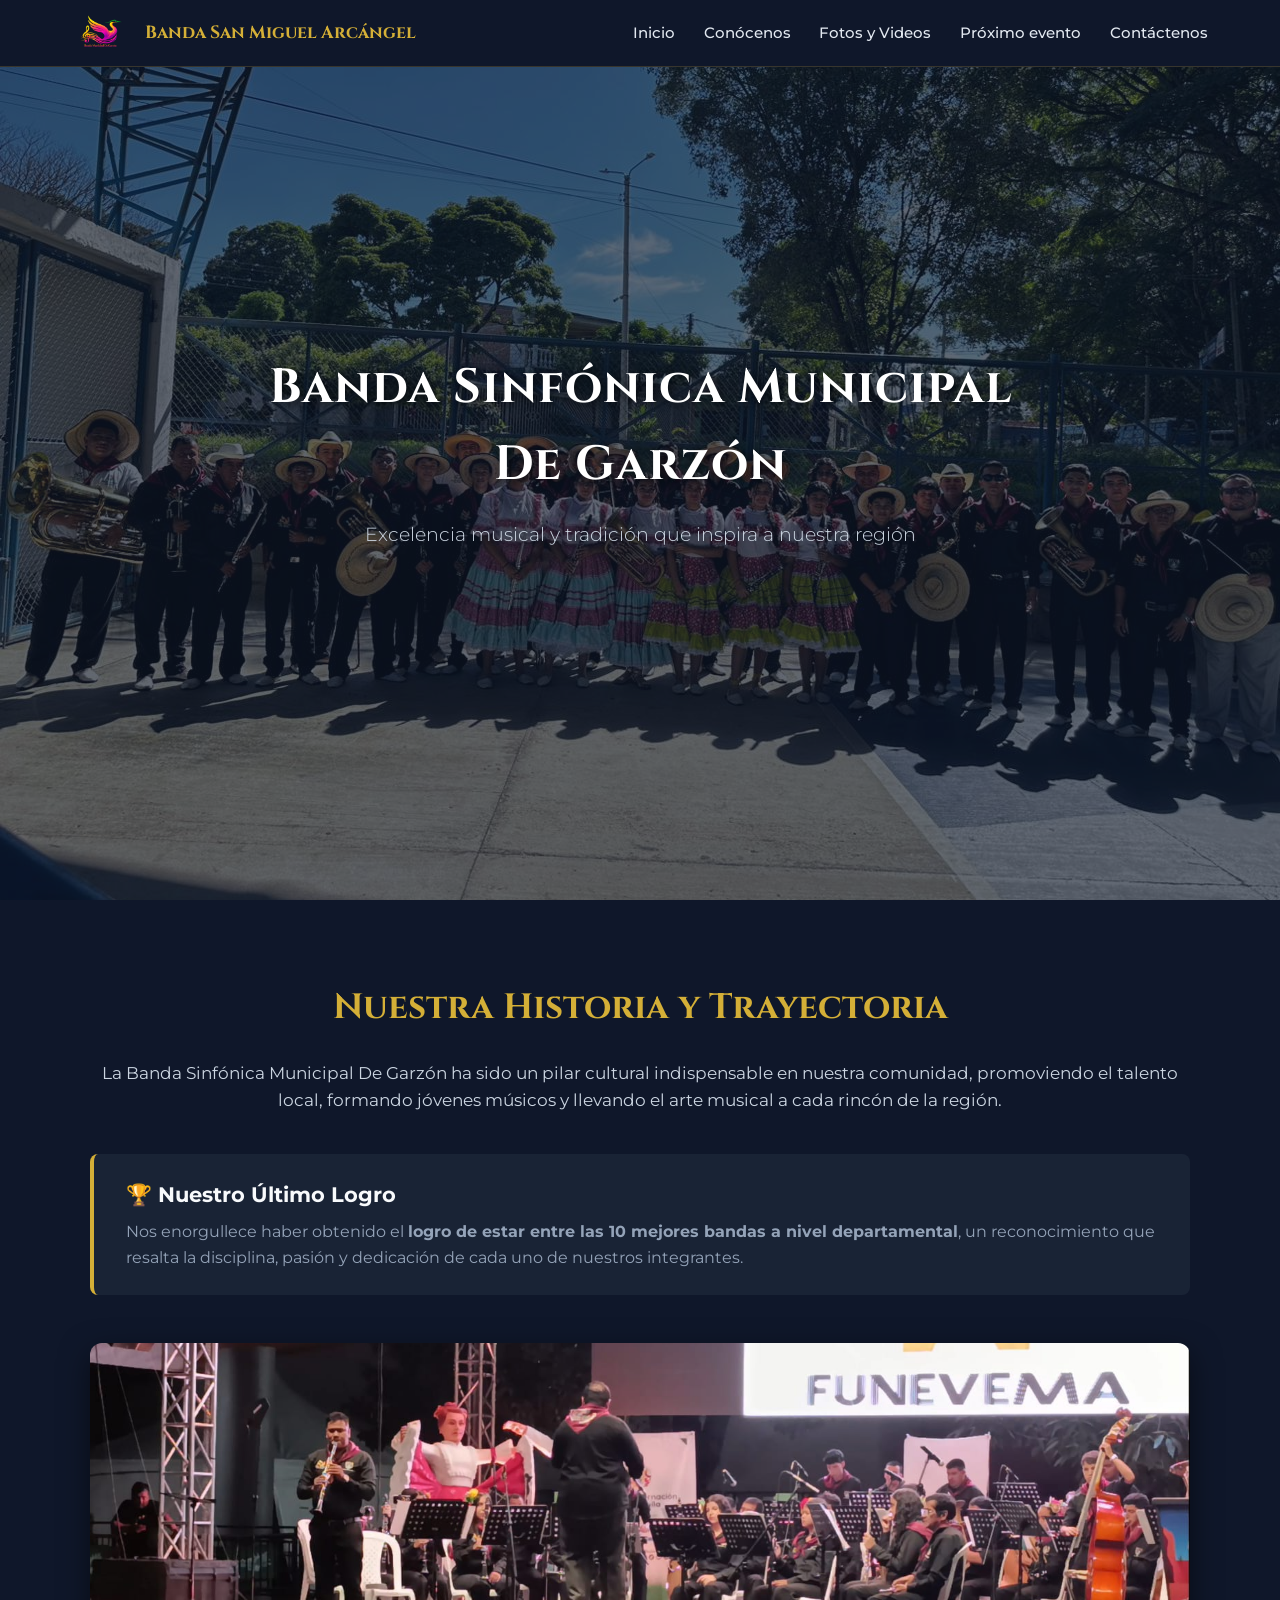
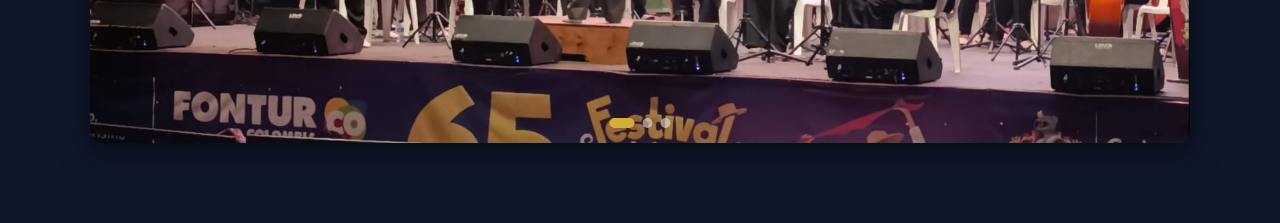
<file: index.html>
<!DOCTYPE html>
<html lang="es">
<head>
    <meta charset="UTF-8">
    <meta name="viewport" content="width=device-width, initial-scale=1.0">
    <title>Banda Sinfónica Municipal De Garzón</title>
    <!-- Vinculación del archivo CSS -->
<link rel="stylesheet" href="./css/style.css">
    <!-- Fuente elegante de Google Fonts -->
    <link rel="preconnect" href="https://fonts.googleapis.com">
    <link rel="preconnect" href="https://fonts.gstatic.com" crossorigin>
    <link href="https://fonts.googleapis.com/css2?family=Cinzel:wght@500;700&family=Montserrat:wght@300;400;600&display=swap" rel="stylesheet">
</head>
<body>

<header>
    <nav class="navbar">
        <div class="logo">
<img src="./assets/images/logo.png" alt="Logo Banda" class="logo-img">
            <span>Banda San Miguel Arcángel</span>
        </div>

        <!-- Botón Hamburguesa para Móviles -->
        <button class="hamburger-menu" id="hamburger-menu" aria-label="Abrir Menú">
            <span></span>
            <span></span>
            <span></span>
        </button>

<ul class="nav-links" id="nav-links">
    <li><a href="./">Inicio</a></li>
    <li><a href="html/conocenos.html">Conócenos</a></li>
    <li><a href="html/fotoyvideo.html">Fotos y Videos</a></li>
    <li><a href="html/proximoevento.html">Próximo evento</a></li>
    <li><a href="html/contactenos.html">Contáctenos</a></li>
</ul>
    </nav>
</header>

    <!-- Sección de Inicio (Hero con imagen translúcida) -->
    <section id="inicio" class="hero">
        <div class="overlay"></div>
        <div class="hero-content">
            <h1>Banda Sinfónica Municipal De Garzón</h1>
            <p class="subtitle">Excelencia musical y tradición que inspira a nuestra región</p>
        </div>
    </section>

    <!-- Sección de Historia y Logro Reciente -->
    <section class="historia-section">
        <div class="container">
            <h2>Nuestra Historia y Trayectoria</h2>
            <p class="descripcion">
                La Banda Sinfónica Municipal De Garzón ha sido un pilar cultural indispensable en nuestra comunidad, promoviendo el talento local, formando jóvenes músicos y llevando el arte musical a cada rincón de la región.
            </p>
            
            <div class="logro-box">
                <h3>🏆 Nuestro Último Logro</h3>
                <p>
                    Nos enorgullece haber obtenido el <strong>logro de estar entre las 10 mejores bandas a nivel departamental</strong>, un reconocimiento que resalta la disciplina, pasión y dedicación de cada uno de nuestros integrantes.
                </p>
            </div>

            <!-- Carrusel automático con las imágenes locales -->
            <div class="carousel-container">
                <div class="carousel-slide">
                    <img src="assets/images/logro1.jpg" alt="Logro Banda 1" class="carousel-img active">
                    <img src="assets/images/logro2.jpg" alt="Logro Banda 2" class="carousel-img">
                    <img src="assets/images/logro3.jpg" alt="Logro Banda 3" class="carousel-img">
                </div>
                <div class="carousel-dots">
                    <span class="dot active"></span>
                    <span class="dot"></span>
                    <span class="dot"></span>
                </div>
            </div>
        </div>
    </section>

    <!-- Vinculación del archivo JS -->
<script src="./js/script.js"></script>
<script src="./js/nav.js"></script>
</body>
</html>
</file>
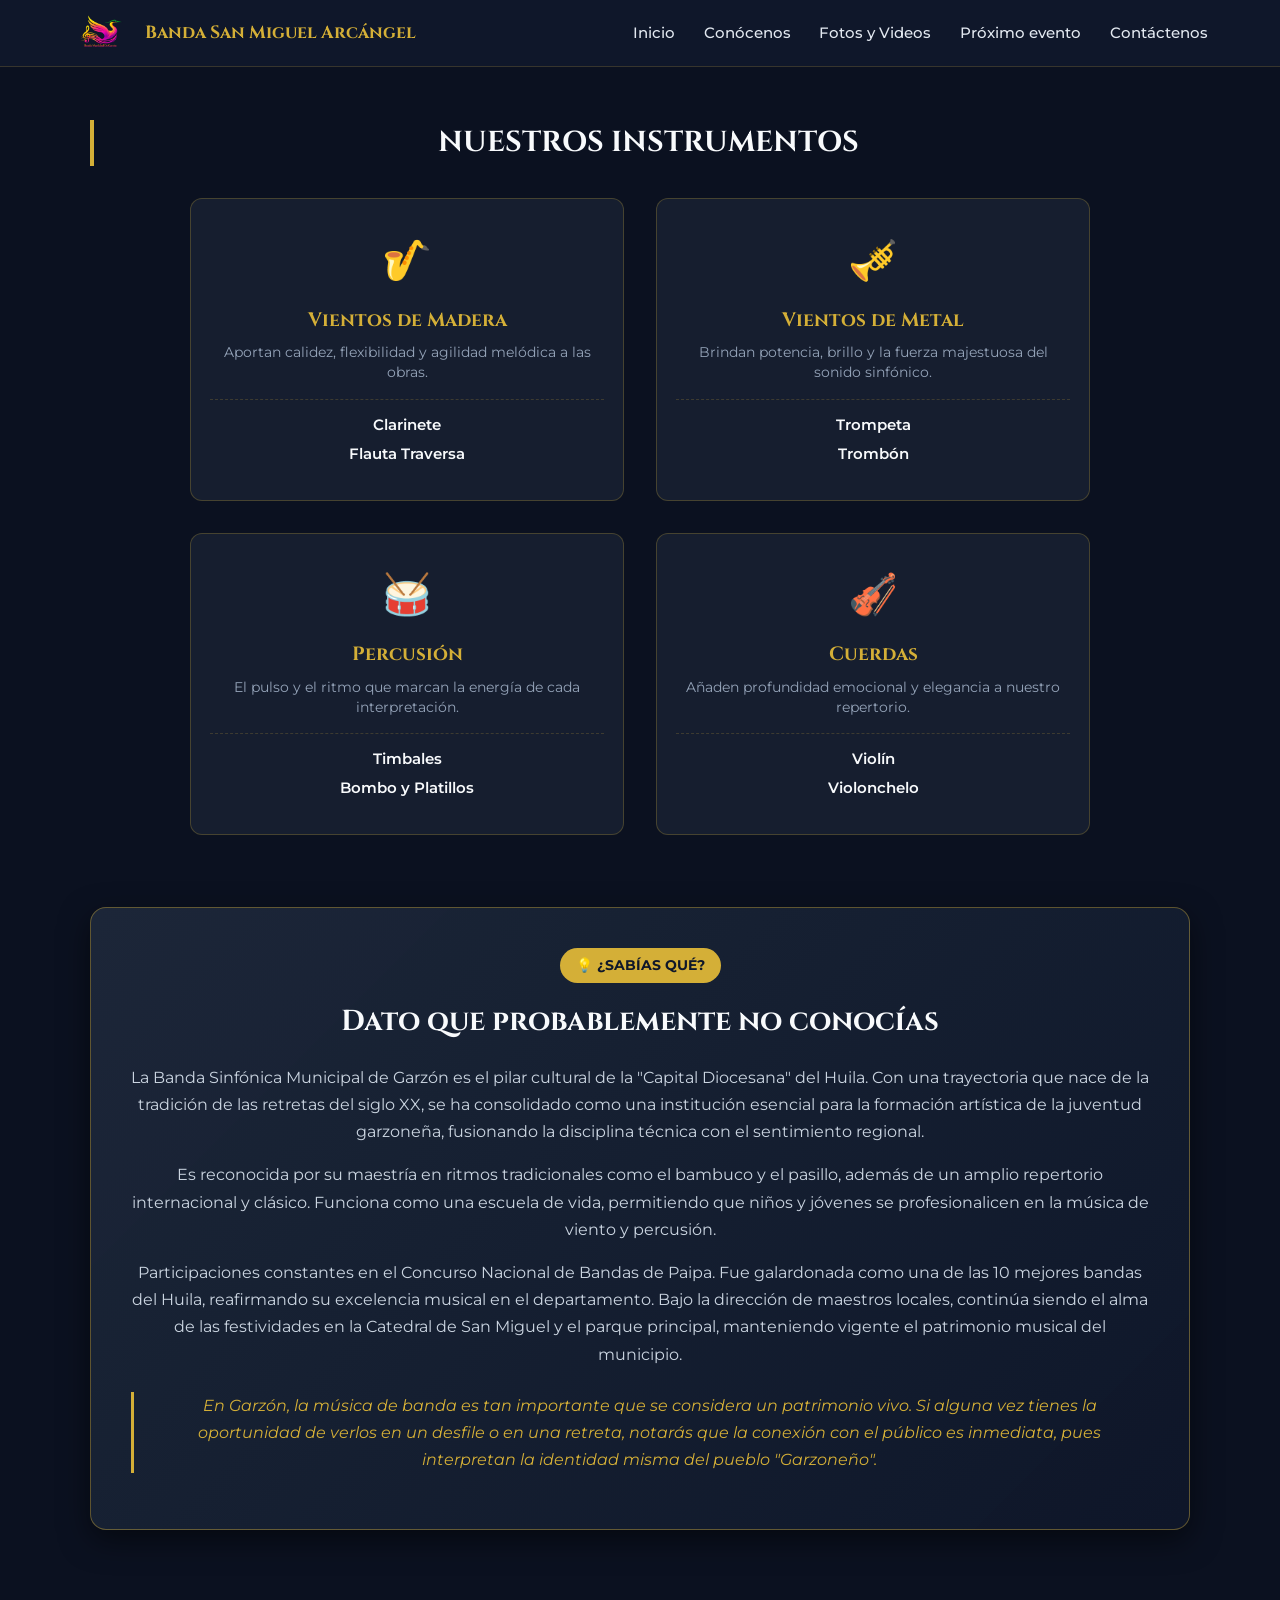
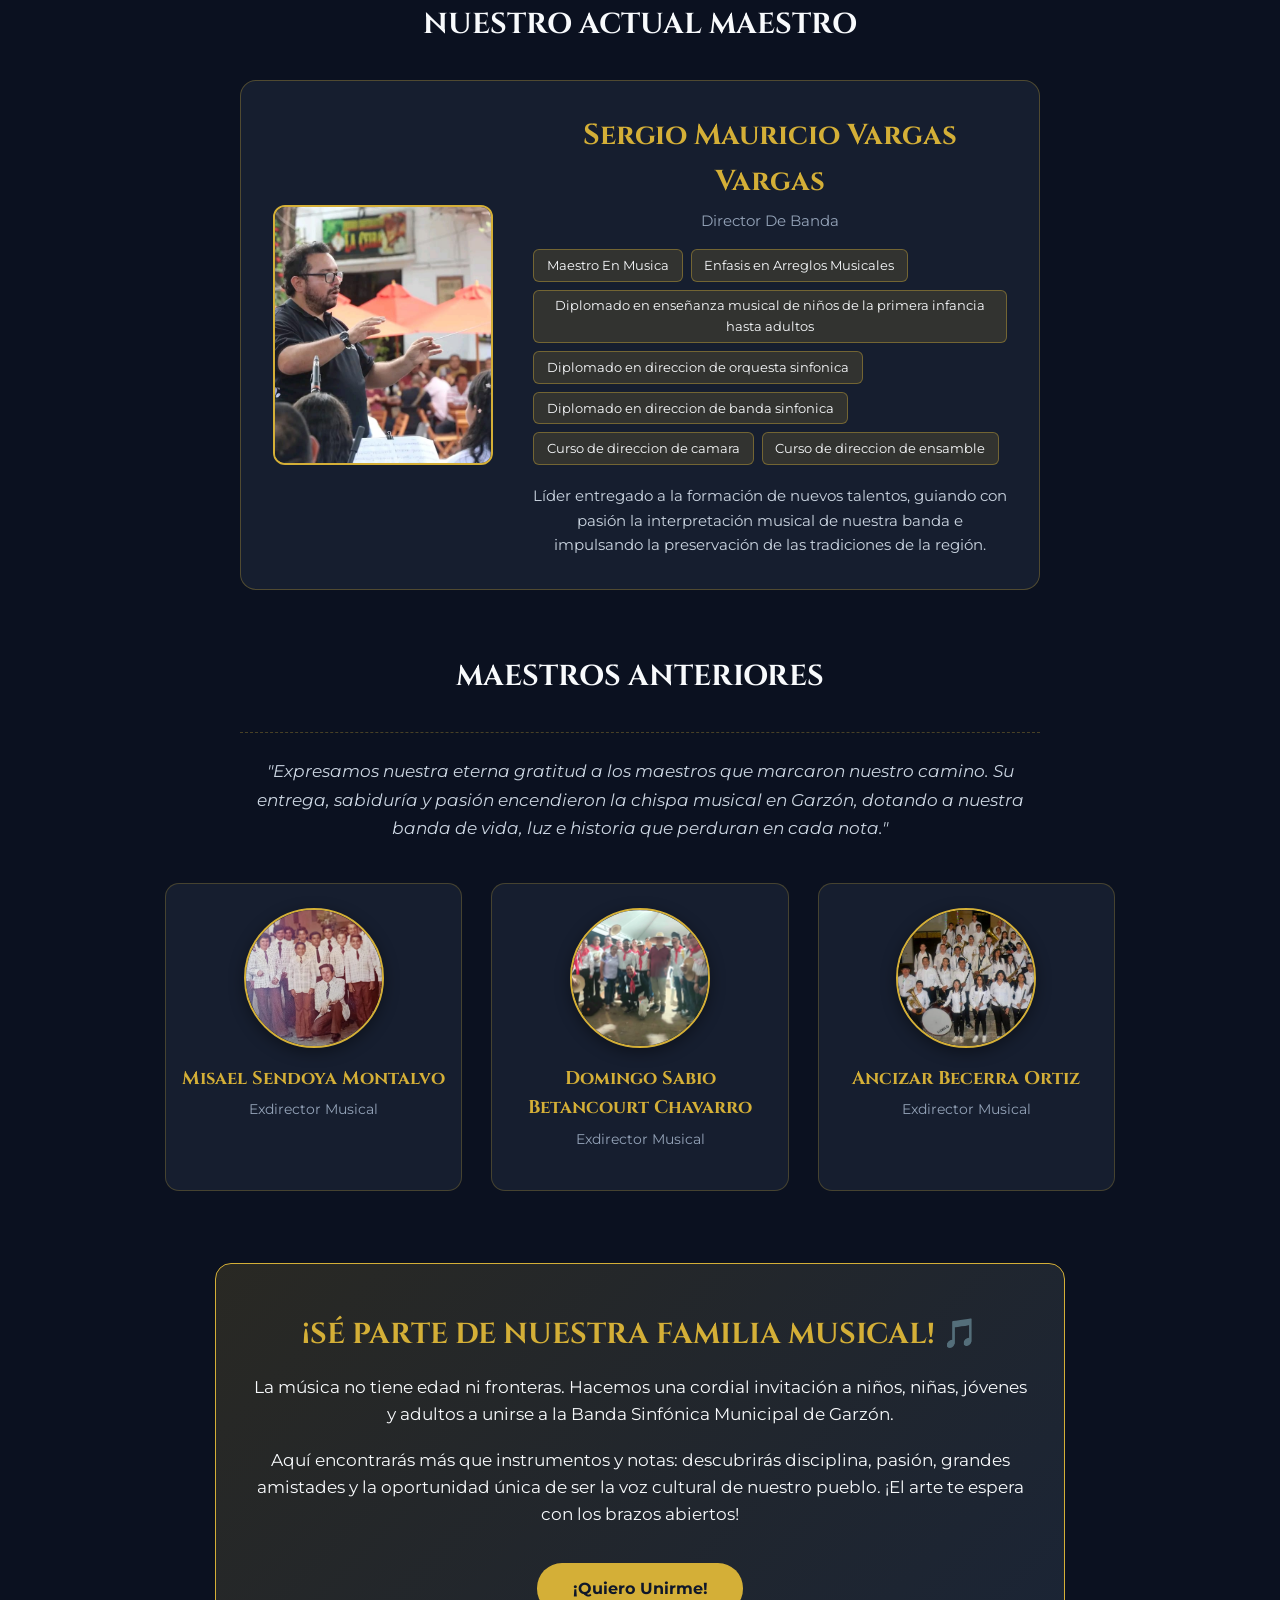
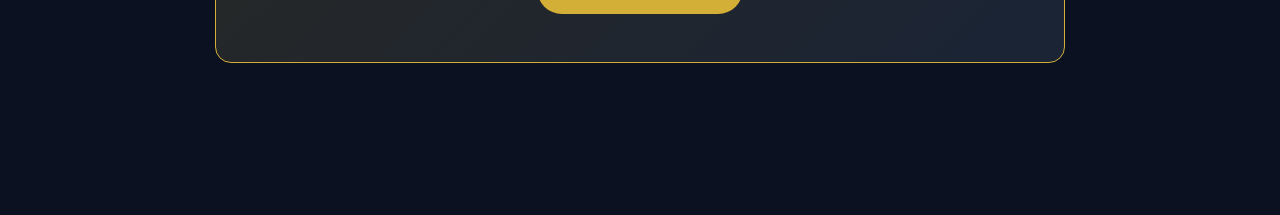
<file: html/conocenos.html>
<!DOCTYPE html>
<html lang="es">
<head>
    <meta charset="UTF-8">
    <meta name="viewport" content="width=device-width, initial-scale=1.0">
    <title>Conócenos - Banda Sinfónica Municipal De Garzón</title>
    <!-- Vinculación de hojas de estilo -->
    <link rel="stylesheet" href="../css/style.css">
    <link rel="stylesheet" href="../css/conocenos.css">
    <!-- Fuentes de Google -->
    <link rel="preconnect" href="https://fonts.googleapis.com">
    <link rel="preconnect" href="https://fonts.gstatic.com" crossorigin>
    <link href="https://fonts.googleapis.com/css2?family=Cinzel:wght@500;700&family=Montserrat:wght@300;400;600&display=swap" rel="stylesheet">
</head>
<body>

<header>
    <nav class="navbar">
        <div class="logo">
            <img src="../assets/images/logo.png" alt="Logo Banda" class="logo-img">
            <span>Banda San Miguel Arcángel</span>
        </div>

        <!-- Botón Hamburguesa para Móviles -->
        <button class="hamburger-menu" id="hamburger-menu" aria-label="Abrir Menú">
            <span></span>
            <span></span>
            <span></span>
        </button>

<ul class="nav-links" id="nav-links">
    <li><a href="../">Inicio</a></li>
    <li><a href="conocenos.html">Conócenos</a></li>
    <li><a href="fotoyvideo.html">Fotos y Videos</a></li>
    <li><a href="proximoevento.html">Próximo evento</a></li>
    <li><a href="contactenos.html">Contáctenos</a></li>
</ul>
    </nav>
</header>

    <main class="conocenos-page">

        <div class="container">
            <!-- 1. Sección Instrumentos -->
            <section class="section-block">
                <h2 class="section-title">NUESTROS INSTRUMENTOS</h2>
                <div class="instruments-grid">
                    <div class="instrument-card">
                        <div class="card-icon">🎷</div>
                        <h3>Vientos de Madera</h3>
                        <p>Aportan calidez, flexibilidad y agilidad melódica a las obras.</p>
                        <ul class="instrument-list">
                            <li>Clarinete</li>
                            <li>Flauta Traversa</li>
                        </ul>
                    </div>

                    <div class="instrument-card">
                        <div class="card-icon">🎺</div>
                        <h3>Vientos de Metal</h3>
                        <p>Brindan potencia, brillo y la fuerza majestuosa del sonido sinfónico.</p>
                        <ul class="instrument-list">
                            <li>Trompeta</li>
                            <li>Trombón</li>
                        </ul>
                    </div>

                    <div class="instrument-card">
                        <div class="card-icon">🥁</div>
                        <h3>Percusión</h3>
                        <p>El pulso y el ritmo que marcan la energía de cada interpretación.</p>
                        <ul class="instrument-list">
                            <li>Timbales</li>
                            <li>Bombo y Platillos</li>
                        </ul>
                    </div>

                    <div class="instrument-card">
                        <div class="card-icon">🎻</div>
                        <h3>Cuerdas</h3>
                        <p>Añaden profundidad emocional y elegancia a nuestro repertorio.</p>
                        <ul class="instrument-list">
                            <li>Violín</li>
                            <li>Violonchelo</li>
                        </ul>
                    </div>
                </div>
            </section>

            <!-- 2. Sección Dato Curioso / Historia -->
            <section class="section-block info-box-wrapper">
                <div class="curioso-box">
                    <div class="badge-curioso">💡 ¿Sabías qué?</div>
                    <h2>Dato que probablemente no conocías</h2>
                    
                    <p>La Banda Sinfónica Municipal de Garzón es el pilar cultural de la "Capital Diocesana" del Huila. Con una trayectoria que nace de la tradición de las retretas del siglo XX, se ha consolidado como una institución esencial para la formación artística de la juventud garzoneña, fusionando la disciplina técnica con el sentimiento regional.</p>
                    
                    <p>Es reconocida por su maestría en ritmos tradicionales como el bambuco y el pasillo, además de un amplio repertorio internacional y clásico. Funciona como una escuela de vida, permitiendo que niños y jóvenes se profesionalicen en la música de viento y percusión.</p>
                    
                    <p>Participaciones constantes en el Concurso Nacional de Bandas de Paipa. Fue galardonada como una de las 10 mejores bandas del Huila, reafirmando su excelencia musical en el departamento. Bajo la dirección de maestros locales, continúa siendo el alma de las festividades en la Catedral de San Miguel y el parque principal, manteniendo vigente el patrimonio musical del municipio.</p>
                    
                    <p class="highlight-text">En Garzón, la música de banda es tan importante que se considera un patrimonio vivo. Si alguna vez tienes la oportunidad de verlos en un desfile o en una retreta, notarás que la conexión con el público es inmediata, pues interpretan la identidad misma del pueblo "Garzoneño".</p>
                </div>
            </section>

<!-- 3. Sección Nuestro Director y Maestros Anteriores -->
            <section class="section-block">
                <h2 class="section-title text-center">NUESTRO ACTUAL MAESTRO</h2>
                <div class="maestro-card">
                    <div class="maestro-img-wrapper">
                        <img src="../assets/images/maestro.jpg" alt="Maestro Director Actual" class="maestro-img">
                    </div>
                    <div class="maestro-info">
                        <h3>Sergio Mauricio Vargas Vargas</h3>
                        <span class="maestro-role">Director De Banda</span>
                        <div class="profesiones-list">
                            <span class="tag">Maestro En Musica</span>
                            <span class="tag">Enfasis en Arreglos Musicales</span>
                            <span class="tag">Diplomado en enseñanza musical de niños de la primera infancia hasta adultos</span>
                            <span class="tag">Diplomado en direccion de orquesta sinfonica</span>
                            <span class="tag">Diplomado en direccion de banda sinfonica</span>
                            <span class="tag">Curso de direccion de camara</span>
                            <span class="tag">Curso de direccion de ensamble</span>
                        </div>
                        <p class="maestro-bio">
                            Líder entregado a la formación de nuevos talentos, guiando con pasión la interpretación musical de nuestra banda e impulsando la preservación de las tradiciones de la región.
                        </p>
                    </div>
                </div>

                <!-- Subsección Maestros Anteriores -->
                <div class="maestros-anteriores-wrapper">
                    <h2 class="section-title text-center">MAESTROS ANTERIORES</h2>
                    <p class="maestros-agradecimiento">
                        "Expresamos nuestra eterna gratitud a los maestros que marcaron nuestro camino. Su entrega, sabiduría y pasión encendieron la chispa musical en Garzón, dotando a nuestra banda de vida, luz e historia que perduran en cada nota."
                    </p>

                    <div class="maestros-grid">
                        <div class="maestro-anterior-card">
                            <div class="maestro-anterior-img-wrapper">
                                <img src="../assets/images/maestro1.jpg" alt="Misael Sendoya Montalvo" class="maestro-img">
                            </div>
                            <h3>Misael Sendoya Montalvo</h3>
                            <span class="maestro-role">Exdirector Musical</span>
                        </div>

                        <div class="maestro-anterior-card">
                            <div class="maestro-anterior-img-wrapper">
                                <img src="../assets/images/maestro2.jpg" alt="Domingo Sabio Betancourt Chavarro" class="maestro-img">
                            </div>
                            <h3>Domingo Sabio Betancourt Chavarro</h3>
                            <span class="maestro-role">Exdirector Musical</span>
                        </div>

                        <div class="maestro-anterior-card">
                            <div class="maestro-anterior-img-wrapper">
                                <img src="../assets/images/maestro3.jpg" alt="Ancizar Becerra Ortiz" class="maestro-img">
                            </div>
                            <h3>Ancizar Becerra Ortiz</h3>
                            <span class="maestro-role">Exdirector Musical</span>
                        </div>
                    </div>
                </div>
            </section>

<!-- 4. Sección Mensaje Inspirador / Llamado a la Acción -->
            <section class="section-block invite-section">
                <div class="invite-card">
                    <h2>¡SÉ PARTE DE NUESTRA FAMILIA MUSICAL! 🎵</h2>
                    <p>
                        La música no tiene edad ni fronteras. Hacemos una cordial invitación a niños, niñas, jóvenes y adultos a unirse a la Banda Sinfónica Municipal de Garzón. 
                    </p>
                    <p>
                        Aquí encontrarás más que instrumentos y notas: descubrirás disciplina, pasión, grandes amistades y la oportunidad única de ser la voz cultural de nuestro pueblo. ¡El arte te espera con los brazos abiertos!
                    </p>
                    <a href="https://wa.me/573108525724?text=Hola,%20quiero%20más%20información%20para%20unirme%20a%20la%20Banda%20Sinfónica%20Municipal%20de%20Garzón" target="_blank" rel="noopener noreferrer" class="btn-join">¡Quiero Unirme!</a>
                </div>
            </section>
        </div>
    </main>
    <script src="../js/conocenos.js"></script>
    <script src="../js/nav.js"></script>
</body>
</html>
</file>
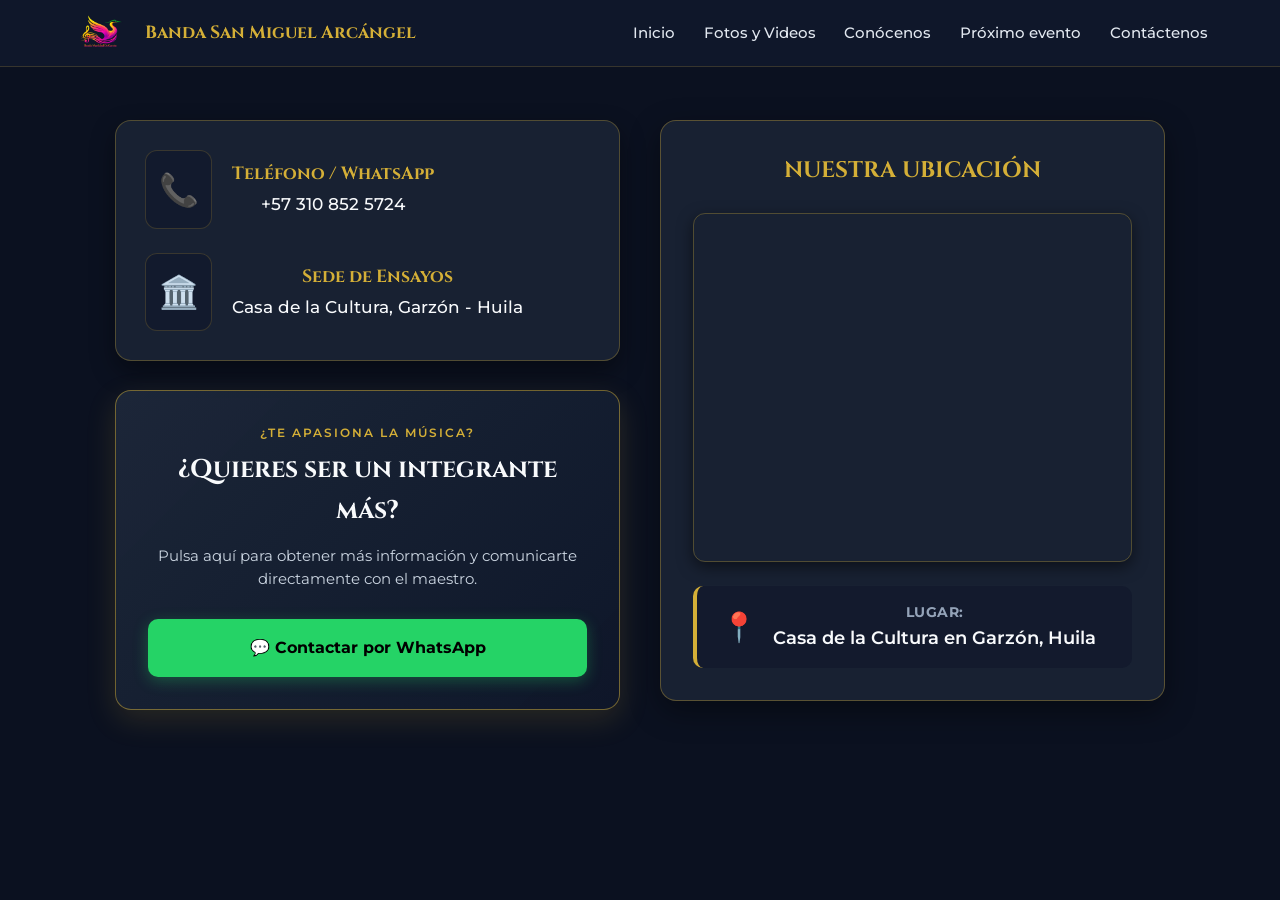
<file: html/contactenos.html>
<!DOCTYPE html>
<html lang="es">
<head>
    <meta charset="UTF-8">
    <meta name="viewport" content="width=device-width, initial-scale=1.0">
    <title>Contáctenos - Banda San Miguel Arcángel</title>
    <!-- Hojas de Estilo -->
    <link rel="stylesheet" href="../css/style.css">
    <link rel="stylesheet" href="../css/contactenos.css">
    <!-- Fuentes de Google -->
    <link rel="preconnect" href="https://fonts.googleapis.com">
    <link rel="preconnect" href="https://fonts.gstatic.com" crossorigin>
    <link href="https://fonts.googleapis.com/css2?family=Cinzel:wght@500;700&family=Montserrat:wght@300;400;600&display=swap" rel="stylesheet">
</head>
<body>

<header>
    <nav class="navbar">
        <div class="logo">
            <img src="../assets/images/logo.png" alt="Logo Banda" class="logo-img">
            <span>Banda San Miguel Arcángel</span>
        </div>

        <!-- Botón Hamburguesa para Móviles -->
        <button class="hamburger-menu" id="hamburger-menu" aria-label="Abrir Menú">
            <span></span>
            <span></span>
            <span></span>
        </button>

        <ul class="nav-links" id="nav-links">
            <li><a href="../index.html">Inicio</a></li>
            <li><a href="fotoyvideo.html">Fotos y Videos</a></li>
            <li><a href="conocenos.html">Conócenos</a></li>
            <li><a href="proximoevento.html">Próximo evento</a></li>
            <li><a href="contactenos.html">Contáctenos</a></li>
        </ul>
    </nav>
</header>

    <main class="contacto-page">

        <div class="container">
            <div class="contacto-grid-layout">

                <!-- Columna Izquierda: Información de contacto y Llamado a ser Integrante -->
                <div class="contacto-left-col">
                    
                    <!-- Tarjeta de Teléfono / WhatsApp -->
                    <div class="info-card">
                        <div class="info-item">
                            <span class="info-icon">📞</span>
                            <div class="info-details">
                                <h3>Teléfono / WhatsApp</h3>
                                <p>+57 310 852 5724</p>
                            </div>
                        </div>

                        <div class="info-item">
                            <span class="info-icon">🏛️</span>
                            <div class="info-details">
                                <h3>Sede de Ensayos</h3>
                                <p>Casa de la Cultura, Garzón - Huila</p>
                            </div>
                        </div>
                    </div>

                    <!-- Tarjeta Banner para Unirse a la Banda -->
                    <div class="join-card">
                        <span class="join-tag">¿TE APASIONA LA MÚSICA?</span>
                        <h2>¿Quieres ser un integrante más?</h2>
                        <p>Pulsa aquí para obtener más información y comunicarte directamente con el maestro.</p>
                        
                        <a href="https://wa.me/573108525724?text=Hola,%20me%20gustaría%20obtener%20más%20información%20para%20ser%20un%20integrante%20de%20la%20banda." 
                           target="_blank" 
                           rel="noopener noreferrer" 
                           class="btn-whatsapp">
                            💬 Contactar por WhatsApp
                        </a>
                    </div>

                </div>

                <!-- Columna Derecha: Mapa Casa de la Cultura -->
                <div class="contacto-right-col">
                    <div class="map-card">
                        <h2 class="map-title">NUESTRA UBICACIÓN</h2>
                        
                        <!-- Mapa interactivo de la Casa de la Cultura de Garzón -->
                        <div class="map-frame-container">
                            <iframe 
                                src="https://www.google.com/maps/embed?pb=!1m18!1m12!1m3!1d3986.721528610582!2d-75.62985172414767!3d2.1939103977867087!2m3!1f0!2f0!3f0!3m2!1i1024!2i768!4f13.1!3m3!1m2!1s0x8e3b15131a98075f%3A0xb35e381eb9f06df5!2sCasa%20de%20la%20Cultura!5e0!3m2!1ses!2sco!4v1710000000000!5m2!1ses!2sco" 
                                width="100%" 
                                height="340" 
                                style="border:0;" 
                                allowfullscreen="" 
                                loading="lazy" 
                                referrerpolicy="no-referrer-when-downgrade">
                            </iframe>
                        </div>

                        <div class="location-info">
                            <span class="location-icon">📍</span>
                            <div class="location-text">
                                <strong>Lugar:</strong>
                                <p>Casa de la Cultura en Garzón, Huila</p>
                            </div>
                        </div>
                    </div>
                </div>

            </div>
        </div>
    </main>

    <!-- Script JS -->
    <script src="../js/contactenos.js"></script>
    <script src="../js/nav.js"></script>
</body>
</html>
</file>
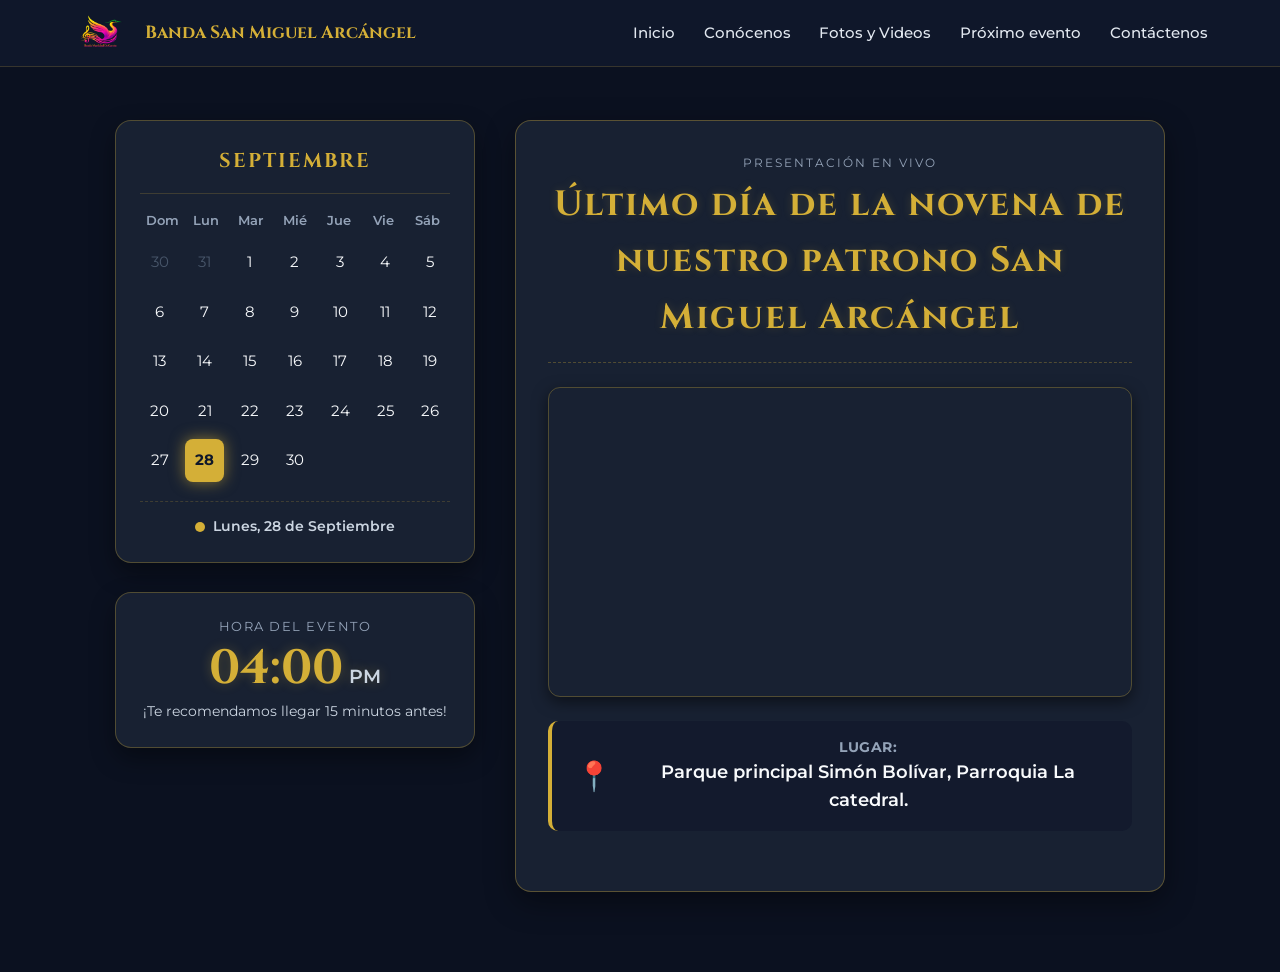
<file: html/proximoevento.html>
<!DOCTYPE html>
<html lang="es">
<head>
    <meta charset="UTF-8">
    <meta name="viewport" content="width=device-width, initial-scale=1.0">
    <title>Próximo Evento - Banda San Miguel Arcángel</title>
    <!-- Hojas de Estilo -->
    <link rel="stylesheet" href="../css/style.css">
    <link rel="stylesheet" href="../css/proximoevento.css">
    <!-- Fuentes de Google -->
    <link rel="preconnect" href="https://fonts.googleapis.com">
    <link rel="preconnect" href="https://fonts.gstatic.com" crossorigin>
    <link href="https://fonts.googleapis.com/css2?family=Cinzel:wght@500;700&family=Montserrat:wght@300;400;600&display=swap" rel="stylesheet">
</head>
<body>

<header>
    <nav class="navbar">
        <div class="logo">
            <img src="../assets/images/logo.png" alt="Logo Banda" class="logo-img">
            <span>Banda San Miguel Arcángel</span>
        </div>

        <!-- Botón Hamburguesa para Móviles -->
        <button class="hamburger-menu" id="hamburger-menu" aria-label="Abrir Menú">
            <span></span>
            <span></span>
            <span></span>
        </button>

<!-- En html/conocenos.html -->
<ul class="nav-links" id="nav-links">
    <li><a href="../index.html">Inicio</a></li>
    <li><a href="conocenos.html">Conócenos</a></li>
    <li><a href="fotoyvideo.html">Fotos y Videos</a></li>
    <li><a href="proximoevento.html">Próximo evento</a></li>
    <li><a href="contactenos.html">Contáctenos</a></li>
</ul>
    </nav>
</header>

    <main class="evento-page">

        <div class="container">
            <!-- Disposición en 2 columnas principales -->
            <div class="evento-grid-layout">

                <!-- Columna Izquierda: Calendario y Reloj -->
                <div class="evento-left-col">
                    
                    <!-- 1. El Calendario -->
                    <div class="calendar-wrapper">
                        <div class="calendar-header">
                            <span class="month-name">SEPTIEMBRE</span>
                        </div>
                        <div class="calendar-days-header">
                            <span>Dom</span><span>Lun</span><span>Mar</span><span>Mié</span><span>Jue</span><span>Vie</span><span>Sáb</span>
                        </div>
                        <div class="calendar-grid">
                            <!-- Días vacíos de agosto -->
                            <span class="day empty">30</span><span class="day empty">31</span>
                            <!-- Septiembre -->
                            <span class="day">1</span><span class="day">2</span><span class="day">3</span><span class="day">4</span><span class="day">5</span>
                            <span class="day">6</span><span class="day">7</span><span class="day">8</span><span class="day">9</span><span class="day">10</span>
                            <span class="day">11</span><span class="day">12</span><span class="day">13</span><span class="day">14</span><span class="day">15</span>
                            <span class="day">16</span><span class="day">17</span><span class="day">18</span><span class="day">19</span><span class="day">20</span>
                            <span class="day">21</span><span class="day">22</span><span class="day">23</span><span class="day">24</span><span class="day">25</span>
                            <span class="day">26</span><span class="day">27</span>
                            <!-- Día marcado del evento -->
                            <span class="day event-day" title="¡Día de la Retreta!">28</span>
                            <span class="day">29</span><span class="day">30</span>
                        </div>
                        <div class="calendar-footer">
                            <span class="badge-dot"></span> Lunes, 28 de Septiembre
                        </div>
                    </div>

                    <!-- 2. Reloj digital elegante -->
                    <div class="clock-card">
                        <span class="clock-label">HORA DEL EVENTO</span>
                        <div class="time-display">
                            <span id="clock-time">04:00</span>
                            <span class="ampm">PM</span>
                        </div>
                        <p class="clock-subtext">¡Te recomendamos llegar 15 minutos antes!</p>
                    </div>

                </div>

                <!-- Columna Derecha: Nombre del Evento, Mapa e Información del Lugar -->
                <div class="evento-right-col">
                    <div class="map-card">
                        
                        <!-- Nombre del Evento -->
                        <div class="event-title-badge">
                            <span class="event-tag">PRESENTACIÓN EN VIVO</span>
                            <h2 class="event-name">Último día de la novena de nuestro patrono San Miguel Arcángel</h2>
                        </div>

                        <!-- Contenedor del Mapa en Vivo de Google Maps -->
                        <div class="map-frame-container">
                            <iframe 
                                src="https://www.google.com/maps/embed?pb=!1m18!1m12!1m3!1d3986.7231454583193!2d-75.6293988241477!3d2.1932598977873832!2m3!1f0!2f0!3f0!3m2!1i1024!2i768!4f13.1!3m3!1m2!1s0x8e3b1513a0c5c4f3%3A0x6b190a618e42f61e!2sParque%20Sim%C3%B3n%20Bol%C3%ADvar!5e0!3m2!1ses!2sco!4v1710000000000!5m2!1ses!2sco" 
                                width="100%" 
                                height="300" 
                                style="border:0;" 
                                allowfullscreen="" 
                                loading="lazy" 
                                referrerpolicy="no-referrer-when-downgrade">
                            </iframe>
                        </div>

                        <!-- Texto descriptivo debajo del mapa -->
                        <div class="location-info">
                            <span class="location-icon">📍</span>
                            <div class="location-text">
                                <strong>Lugar:</strong>
                                <p>Parque principal Simón Bolívar, Parroquia La catedral.</p>
                            </div>
                        </div>

                    </div>
                </div>

            </div>
        </div>
    </main>

    <!-- Script JS -->
    <script src="../js/proximoevento.js"></script>
    <script src="../js/nav.js"></script>
</body>
</html>
</file>
<file: css/style.css>
/* Reset básico */
* {
    margin: 0;
    padding: 0;
    box-sizing: border-box;
}

body {
    font-family: 'Montserrat', sans-serif;
    background-color: #0f172a;
    color: #f8fafc;
    line-height: 1.6;
}

/* Barra de navegación principal */
header {
    position: fixed !important;
    top: 0 !important;
    left: 0 !important;
    width: 100% !important;
    background: #0f172a !important;
    z-index: 999999 !important;
    border-bottom: 1px solid rgba(212, 175, 55, 0.3);
}

.navbar {
    display: flex !important;
    justify-content: space-between !important;
    align-items: center !important;
    max-width: 1200px;
    margin: 0 auto;
    padding: 0.8rem 2rem !important;
}

.logo {
    font-family: 'Cinzel', serif;
    font-size: 1.2rem;
    font-weight: 700;
    color: #d4af37;
    display: flex;
    align-items: center;
    gap: 0.75rem;
}

.logo-img {
    height: 40px;
    width: auto;
    object-fit: contain;
}

.nav-links {
    display: flex !important;
    list-style: none !important;
    gap: 1.8rem;
    margin: 0;
    padding: 0;
}

.nav-links a {
    color: #e2e8f0 !important;
    text-decoration: none !important;
    font-size: 0.95rem;
    transition: color 0.3s ease;
}

.nav-links a:hover,
.nav-links a.active {
    color: #d4af37 !important;
    font-weight: 600;
}

/* Sección Hero / Inicio */
.hero {
    position: relative;
    height: 100vh;
    display: flex;
    justify-content: center;
    align-items: center;
    text-align: center;
    background: url('../assets/images/Fondo.jpg') center/cover no-repeat;
}

.overlay {
    position: absolute;
    top: 0;
    left: 0;
    width: 100%;
    height: 100%;
    background: rgba(15, 23, 42, 0.65);
}

.hero-content {
    position: relative;
    z-index: 1;
    max-width: 800px;
    padding: 0 1.5rem;
}

.hero-content h1 {
    font-family: 'Cinzel', serif;
    font-size: 3rem;
    color: #ffffff;
    margin-bottom: 1rem;
    text-shadow: 2px 2px 10px rgba(0, 0, 0, 0.7);
    letter-spacing: 1px;
}

.hero-content .subtitle {
    font-size: 1.2rem;
    color: #cbd5e1;
    font-weight: 300;
}

/* Sección Historia y Logro */
.historia-section {
    padding: 5rem 1.5rem;
    background-color: #0f172a;
}

.container {
    max-width: 900px;
    margin: 0 auto;
    text-align: center;
}

.historia-section h2 {
    font-family: 'Cinzel', serif;
    color: #d4af37;
    font-size: 2.2rem;
    margin-bottom: 1.5rem;
}

.descripcion {
    font-size: 1.05rem;
    color: #cbd5e1;
    margin-bottom: 2.5rem;
}

.logro-box {
    background: rgba(30, 41, 59, 0.7);
    border-left: 4px solid #d4af37;
    padding: 1.5rem 2rem;
    border-radius: 8px;
    margin-bottom: 3rem;
    text-align: left;
}

.logro-box h3 {
    color: #f8fafc;
    font-size: 1.3rem;
    margin-bottom: 0.5rem;
}

.logro-box p {
    color: #94a3b8;
}

/* Carrusel de Imágenes */
.carousel-container {
    position: relative;
    max-width: 100%;
    height: 400px;
    border-radius: 12px;
    overflow: hidden;
    box-shadow: 0 10px 30px rgba(0, 0, 0, 0.5);
}

.carousel-slide {
    position: relative;
    width: 100%;
    height: 100%;
}

.carousel-img {
    position: absolute;
    top: 0;
    left: 0;
    width: 100%;
    height: 100%;
    object-fit: cover;
    opacity: 0;
    transition: opacity 1s ease-in-out;
}

.carousel-img.active {
    opacity: 1;
}

.carousel-dots {
    position: absolute;
    bottom: 15px;
    left: 50%;
    transform: translateX(-50%);
    display: flex;
    gap: 8px;
}

.dot {
    width: 10px;
    height: 10px;
    background: rgba(255, 255, 255, 0.5);
    border-radius: 50%;
    transition: background 0.3s ease;
}

.dot.active {
    background: #d4af37;
    width: 25px;
    border-radius: 10px;
}

@import url('https://fonts.googleapis.com/css2?family=Cinzel:wght@500;700&family=Montserrat:wght@300;400;600&display=swap');

* {
    margin: 0;
    padding: 0;
    box-sizing: border-box;
}

body {
    font-family: 'Montserrat', sans-serif;
    background-color: #0b1120;
    color: #f8fafc;
    overflow-x: hidden; /* Evita desplazamiento horizontal no deseado */
}

/* Encabezado y Navegación */
header {
    position: fixed;
    top: 0;
    left: 0;
    width: 100%;
    background: rgba(11, 17, 32, 0.95);
    backdrop-filter: blur(10px);
    border-bottom: 1px solid rgba(212, 175, 55, 0.2);
    z-index: 1000;
}

.navbar {
    display: flex;
    justify-content: space-between;
    align-items: center;
    max-width: 1200px;
    margin: 0 auto;
    padding: 1rem 1.5rem;
}

.logo {
    display: flex;
    align-items: center;
    gap: 0.8rem;
    font-family: 'Cinzel', serif;
    color: #d4af37;
    font-weight: 700;
    font-size: 1.1rem;
}

.logo-img {
    height: 40px;
    width: auto;
}

.nav-links {
    display: flex;
    list-style: none;
    gap: 1.8rem;
}

.nav-links a {
    color: #cbd5e1;
    text-decoration: none;
    font-size: 0.95rem;
    transition: color 0.3s ease;
    font-weight: 500;
}

.nav-links a:hover,
.nav-links a.active {
    color: #d4af37;
}

/* Botón Hamburguesa */
.hamburger-menu {
    display: none;
    flex-direction: column;
    justify-content: space-between;
    width: 28px;
    height: 20px;
    background: transparent;
    border: none;
    cursor: pointer;
    padding: 0;
    z-index: 1001;
}

.hamburger-menu span {
    width: 100%;
    height: 3px;
    background-color: #d4af37;
    border-radius: 2px;
    transition: all 0.3s ease;
}

/* Animación Hamburguesa Abierta */
.hamburger-menu.active span:nth-child(1) {
    transform: translateY(8.5px) rotate(45deg);
}
.hamburger-menu.active span:nth-child(2) {
    opacity: 0;
}
.hamburger-menu.active span:nth-child(3) {
    transform: translateY(-8.5px) rotate(-45deg);
}

.container {
    width: 90%;
    max-width: 1100px;
    margin: 0 auto;
}

@media (max-width: 868px) {
    .hamburger-menu {
        display: flex !important;
        z-index: 1000001 !important;
    }

    .nav-links {
        position: fixed !important;
        top: 0 !important;
        right: -100% !important; /* Oculto fuera de la pantalla */
        width: 75% !important;
        max-width: 300px !important;
        height: 100vh !important;
        background-color: #0f172a !important;
        flex-direction: column !important;
        padding: 6rem 2rem 2rem 2rem !important;
        gap: 1.8rem !important;
        transition: right 0.4s ease !important;
        z-index: 1000000 !important;
        box-shadow: -10px 0 25px rgba(0, 0, 0, 0.8) !important;
    }

    /* Clase que activa la apertura desde JavaScript */
    .nav-links.nav-active {
        right: 0 !important; /* Muestra el menú deslizándolo desde la derecha */
    }
}
</file>
<file: css/conocenos.css>
/* Importamos el CSS global que ya está en la misma carpeta css */
@import url('./style.css');

.conocenos-page {
    padding-top: 120px;
    padding-bottom: 5rem;
    background-color: #0b1120;
    min-height: 100vh;
}

.page-header {
    text-align: center;
    margin-bottom: 3rem;
}

.page-title {
    font-family: 'Cinzel', serif;
    color: #d4af37;
    font-size: 2.5rem;
    margin-bottom: 0.5rem;
}

.page-subtitle {
    color: #94a3b8;
    font-size: 1.05rem;
}

.section-block {
    margin-bottom: 4.5rem;
}

.section-title {
    font-family: 'Cinzel', serif;
    color: #f8fafc;
    font-size: 1.8rem;
    margin-bottom: 2rem;
    border-left: 4px solid #d4af37;
    padding-left: 0.8rem;
}

.text-center {
    text-align: center;
    border-left: none;
    padding-left: 0;
}

.instruments-grid {
    display: grid;
    grid-template-columns: repeat(2, 1fr); /* Fuerza 2 columnas iguales */
    gap: 2rem;
    max-width: 900px; /* Centra la cuadrícula para que no quede demasiado ancha */
    margin: 0 auto;  /* Centrado horizontal */
}

/* Para pantallas de celulares, que se pongan de a 1 columna */
@media (max-width: 640px) {
    .instruments-grid {
        grid-template-columns: 1fr;
    }
}

.instrument-card {
    background: rgba(30, 41, 59, 0.6);
    border: 1px solid rgba(212, 175, 55, 0.25);
    border-radius: 12px;
    padding: 1.8rem 1.2rem;
    text-align: center;
    transition: transform 0.3s ease, border-color 0.3s ease;
}

.instrument-card:hover {
    transform: translateY(-6px);
    border-color: #d4af37;
}

.card-icon {
    font-size: 2.5rem;
    margin-bottom: 0.8rem;
}

.instrument-card h3 {
    font-family: 'Cinzel', serif;
    color: #d4af37;
    font-size: 1.2rem;
    margin-bottom: 0.5rem;
}

.instrument-card p {
    color: #94a3b8;
    font-size: 0.88rem;
    margin-bottom: 1rem;
    line-height: 1.4;
}

.instrument-list {
    list-style: none;
    padding: 0;
    margin: 0;
    border-top: 1px dashed rgba(212, 175, 55, 0.2);
    padding-top: 0.8rem;
}

.instrument-list li {
    color: #f8fafc;
    font-weight: 600;
    font-size: 0.95rem;
    margin-bottom: 0.3rem;
}

/* 2. Cuadro de Dato Curioso */
.curioso-box {
    background: linear-gradient(135deg, rgba(30, 41, 59, 0.9), rgba(15, 23, 42, 0.95));
    border: 1px solid rgba(212, 175, 55, 0.4);
    border-radius: 16px;
    padding: 2.5rem;
    position: relative;
    box-shadow: 0 10px 30px rgba(0, 0, 0, 0.5);
}

.badge-curioso {
    display: inline-block;
    background-color: #d4af37;
    color: #0f172a;
    font-weight: 700;
    padding: 0.4rem 1rem;
    border-radius: 20px;
    font-size: 0.85rem;
    margin-bottom: 1rem;
    text-transform: uppercase;
}

.curioso-box h2 {
    font-family: 'Cinzel', serif;
    color: #f8fafc;
    font-size: 1.8rem;
    margin-bottom: 1.2rem;
}

.curioso-box p {
    color: #cbd5e1;
    font-size: 1rem;
    line-height: 1.7;
    margin-bottom: 1rem;
}

.highlight-text {
    color: #d4af37 !important;
    font-style: italic;
    border-left: 3px solid #d4af37;
    padding-left: 1rem;
    margin-top: 1.5rem;
}

/* 3. Tarjeta del Maestro */
.maestro-card {
    display: flex;
    flex-wrap: wrap;
    align-items: center;
    gap: 2.5rem;
    background: rgba(30, 41, 59, 0.6);
    border: 1px solid rgba(212, 175, 55, 0.3);
    border-radius: 16px;
    padding: 2rem;
    max-width: 800px;
    margin: 0 auto;
}

.maestro-img-wrapper {
    flex: 0 0 220px;
    height: 260px;
    border-radius: 12px;
    overflow: hidden;
    border: 2px solid #d4af37;
}

.maestro-img {
    width: 100%;
    height: 100%;
    object-fit: cover;
}

.maestro-info {
    flex: 1;
    min-width: 260px;
}

.maestro-info h3 {
    font-family: 'Cinzel', serif;
    color: #d4af37;
    font-size: 1.8rem;
    margin-bottom: 0.2rem;
}

.maestro-role {
    color: #94a3b8;
    font-size: 0.95rem;
    display: block;
    margin-bottom: 1rem;
}

.profesiones-list {
    display: flex;
    flex-wrap: wrap;
    gap: 0.5rem;
    margin-bottom: 1.2rem;
}

.tag {
    background: rgba(212, 175, 55, 0.15);
    color: #f8fafc;
    border: 1px solid rgba(212, 175, 55, 0.4);
    padding: 0.3rem 0.8rem;
    border-radius: 6px;
    font-size: 0.82rem;
}

.maestro-bio {
    color: #cbd5e1;
    font-size: 0.95rem;
    line-height: 1.6;
}
/* Estilos para Maestros Anteriores */
.maestros-anteriores-wrapper {
    margin-top: 4rem;
}

.maestros-agradecimiento {
    text-align: center;
    max-width: 800px;
    margin: 0 auto 2.5rem auto;
    color: #cbd5e1;
    font-size: 1.05rem;
    font-style: italic;
    line-height: 1.7;
    border-top: 1px dashed rgba(212, 175, 55, 0.3);
    padding-top: 1.5rem;
}

.maestros-grid {
    display: grid;
    grid-template-columns: repeat(3, 1fr);
    gap: 1.8rem;
    max-width: 950px;
    margin: 0 auto;
}

.maestro-anterior-card {
    background: rgba(30, 41, 59, 0.6);
    border: 1px solid rgba(212, 175, 55, 0.25);
    border-radius: 14px;
    padding: 1.5rem 1rem;
    text-align: center;
    transition: transform 0.3s ease, border-color 0.3s ease;
}

.maestro-anterior-card:hover {
    transform: translateY(-5px);
    border-color: #d4af37;
}

.maestro-anterior-img-wrapper {
    width: 140px;
    height: 140px;
    margin: 0 auto 1rem auto;
    border-radius: 50%;
    overflow: hidden;
    border: 2px solid #d4af37;
    box-shadow: 0 4px 15px rgba(0, 0, 0, 0.4);
}

.maestro-anterior-card h3 {
    font-family: 'Cinzel', serif;
    color: #d4af37;
    font-size: 1.15rem;
    margin-bottom: 0.3rem;
}

.maestro-anterior-card .maestro-role {
    font-size: 0.88rem;
    color: #94a3b8;
}

/* Responsivo para celulares y tabletas */
@media (max-width: 768px) {
    .maestros-grid {
        grid-template-columns: 1fr;
    }
}

/* 4. Invitación / Llamado a la Acción */
.invite-card {
    background: linear-gradient(135deg, rgba(212, 175, 55, 0.15), rgba(30, 41, 59, 0.8));
    border: 1px solid #d4af37;
    border-radius: 16px;
    padding: 3rem 2rem;
    text-align: center;
    max-width: 850px;
    margin: 0 auto;
}

.invite-card h2 {
    font-family: 'Cinzel', serif;
    color: #d4af37;
    font-size: 1.8rem;
    margin-bottom: 1rem;
}

.invite-card p {
    color: #f8fafc;
    font-size: 1.05rem;
    line-height: 1.6;
    margin-bottom: 1.2rem;
}

.btn-join {
    display: inline-block;
    margin-top: 1rem;
    background-color: #d4af37;
    color: #0f172a;
    font-weight: 700;
    padding: 0.8rem 2.2rem;
    border-radius: 25px;
    text-decoration: none;
    transition: transform 0.3s ease, background-color 0.3s ease;
}

.btn-join:hover {
    transform: scale(1.05);
    background-color: #f3e5ab;
}
</file>
<file: css/contactenos.css>
@import url('./style.css');

.contacto-page {
    padding-top: 120px;
    padding-bottom: 5rem;
    background-color: #0b1120;
    min-height: 100vh;
}

.page-header {
    text-align: center;
    margin-bottom: 3rem;
}

.page-title {
    font-family: 'Cinzel', serif;
    color: #d4af37;
    font-size: 2.5rem;
    margin-bottom: 0.5rem;
}

.page-subtitle {
    color: #94a3b8;
    font-size: 1.05rem;
}

/* Layout Grid */
.contacto-grid-layout {
    display: grid;
    grid-template-columns: 1fr 1fr;
    gap: 2.5rem;
    align-items: start;
    max-width: 1050px;
    margin: 0 auto;
}

.contacto-left-col {
    display: flex;
    flex-direction: column;
    gap: 1.8rem;
}

/* 1. Tarjeta de Info Directa */
.info-card {
    background: rgba(30, 41, 59, 0.7);
    border: 1px solid rgba(212, 175, 55, 0.3);
    border-radius: 16px;
    padding: 1.8rem;
    box-shadow: 0 10px 25px rgba(0, 0, 0, 0.4);
    display: flex;
    flex-direction: column;
    gap: 1.5rem;
}

.info-item {
    display: flex;
    align-items: center;
    gap: 1.2rem;
}

.info-icon {
    font-size: 2rem;
    background: rgba(15, 23, 42, 0.6);
    padding: 0.8rem;
    border-radius: 12px;
    border: 1px solid rgba(212, 175, 55, 0.2);
}

.info-details h3 {
    font-family: 'Cinzel', serif;
    color: #d4af37;
    font-size: 1.1rem;
    margin-bottom: 0.2rem;
}

.info-details p {
    color: #f8fafc;
    font-size: 1.05rem;
    margin: 0;
    font-weight: 500;
}

/* 2. Tarjeta para Unirse / Integrante */
.join-card {
    background: linear-gradient(135deg, rgba(30, 41, 59, 0.9), rgba(15, 23, 42, 0.95));
    border: 1px solid rgba(212, 175, 55, 0.5);
    border-radius: 16px;
    padding: 2rem;
    box-shadow: 0 10px 30px rgba(212, 175, 55, 0.15);
    text-align: center;
    position: relative;
}

.join-tag {
    font-size: 0.75rem;
    color: #d4af37;
    text-transform: uppercase;
    letter-spacing: 2px;
    display: block;
    margin-bottom: 0.5rem;
    font-weight: 600;
}

.join-card h2 {
    font-family: 'Cinzel', serif;
    color: #f8fafc;
    font-size: 1.6rem;
    margin-bottom: 0.8rem;
}

.join-card p {
    color: #cbd5e1;
    font-size: 0.95rem;
    line-height: 1.5;
    margin-bottom: 1.8rem;
}

.btn-whatsapp {
    display: inline-block;
    width: 100%;
    background-color: #25d366; /* Color representativo verde WhatsApp / resalta con el fondo */
    color: #000;
    font-weight: 700;
    padding: 1rem;
    border-radius: 10px;
    text-decoration: none;
    font-size: 1rem;
    transition: transform 0.3s ease, background-color 0.3s ease, box-shadow 0.3s ease;
    box-shadow: 0 4px 15px rgba(37, 211, 102, 0.3);
}

.btn-whatsapp:hover {
    transform: translateY(-2px);
    background-color: #20ba5a;
    box-shadow: 0 6px 20px rgba(37, 211, 102, 0.5);
}

/* 3. Mapa y Ubicación */
.map-card {
    background: rgba(30, 41, 59, 0.7);
    border: 1px solid rgba(212, 175, 55, 0.35);
    border-radius: 16px;
    padding: 2rem;
    box-shadow: 0 10px 30px rgba(0, 0, 0, 0.4);
}

.map-title {
    font-family: 'Cinzel', serif;
    color: #d4af37;
    font-size: 1.4rem;
    margin-bottom: 1.5rem;
    text-align: center;
}

.map-frame-container {
    width: 100%;
    border-radius: 12px;
    overflow: hidden;
    border: 1px solid rgba(212, 175, 55, 0.3);
    box-shadow: 0 5px 15px rgba(0, 0, 0, 0.5);
    margin-bottom: 1.5rem;
}

.location-info {
    display: flex;
    align-items: center;
    gap: 1rem;
    background: rgba(15, 23, 42, 0.6);
    padding: 1rem 1.5rem;
    border-radius: 10px;
    border-left: 4px solid #d4af37;
    margin: 0;
}

.location-icon {
    font-size: 1.8rem;
}

.location-text strong {
    color: #94a3b8;
    font-size: 0.85rem;
    text-transform: uppercase;
    letter-spacing: 0.5px;
    display: block;
}

.location-text p {
    color: #f8fafc;
    font-size: 1.1rem;
    font-weight: 600;
    margin: 0;
}

/* Adaptación Celulares */
@media (max-width: 850px) {
    .contacto-grid-layout {
        grid-template-columns: 1fr;
    }
}

/* Pantallas medianas y pequeñas (Tablets y Celulares) */
@media (max-width: 868px) {
    .contacto-grid-layout {
        grid-template-columns: 1fr; /* Pasa de 2 columnas a 1 columna vertical */
        gap: 2rem;
    }

    .page-title {
        font-size: 2rem;
    }
}

@media (max-width: 480px) {
    .contacto-page {
        padding-top: 100px;
    }

    .info-card, .join-card, .map-card {
        padding: 1.2rem;
    }

    .join-card h2 {
        font-size: 1.3rem;
    }

    .location-info {
        padding: 0.8rem 1rem;
    }
}
</file>
<file: css/proximoevento.css>
@import url('./style.css');

.evento-page {
    padding-top: 120px;
    padding-bottom: 5rem;
    background-color: #0b1120;
    min-height: 100vh;
}

.page-header {
    text-align: center;
    margin-bottom: 3rem;
}

.page-title {
    font-family: 'Cinzel', serif;
    color: #d4af37;
    font-size: 2.5rem;
    margin-bottom: 0.5rem;
}

.page-subtitle {
    color: #94a3b8;
    font-size: 1.05rem;
}

/* Layout de 2 Columnas */
.evento-grid-layout {
    display: grid;
    grid-template-columns: 360px 1fr;
    gap: 2.5rem;
    align-items: start;
    max-width: 1050px;
    margin: 0 auto;
}

.evento-left-col {
    display: flex;
    flex-direction: column;
    gap: 1.8rem;
}

/* Estilos para el nombre del evento Retreta */
.event-title-badge {
    text-align: center;
    margin-bottom: 1.5rem;
    padding-bottom: 1rem;
    border-bottom: 1px dashed rgba(212, 175, 55, 0.3);
}

.event-tag {
    font-size: 0.75rem;
    color: #94a3b8;
    text-transform: uppercase;
    letter-spacing: 2px;
    display: block;
    margin-bottom: 0.3rem;
}

.event-name {
    font-family: 'Cinzel', serif;
    color: #d4af37;
    font-size: 2.2rem;
    font-weight: 700;
    margin: 0;
    letter-spacing: 2px;
    text-shadow: 0 0 10px rgba(212, 175, 55, 0.2);
}

/* --- 1. ESTILOS DEL CALENDARIO --- */
.calendar-wrapper {
    background: rgba(30, 41, 59, 0.7);
    border: 1px solid rgba(212, 175, 55, 0.3);
    border-radius: 16px;
    padding: 1.5rem;
    box-shadow: 0 10px 25px rgba(0, 0, 0, 0.4);
}

.calendar-header {
    text-align: center;
    padding-bottom: 1rem;
    border-bottom: 1px solid rgba(212, 175, 55, 0.2);
    margin-bottom: 1rem;
}

.month-name {
    font-family: 'Cinzel', serif;
    color: #d4af37;
    font-size: 1.25rem;
    font-weight: 700;
    letter-spacing: 2px;
}

.calendar-days-header {
    display: grid;
    grid-template-columns: repeat(7, 1fr);
    text-align: center;
    color: #94a3b8;
    font-size: 0.82rem;
    font-weight: 600;
    margin-bottom: 0.6rem;
}

.calendar-grid {
    display: grid;
    grid-template-columns: repeat(7, 1fr);
    gap: 6px;
    text-align: center;
}

.day {
    padding: 0.6rem 0;
    color: #f8fafc;
    font-size: 0.95rem;
    border-radius: 8px;
    transition: background 0.2s ease;
}

.day.empty {
    color: #475569;
}

/* Marcado especial para el 25 */
.day.event-day {
    background-color: #d4af37 !important;
    color: #0f172a !important;
    font-weight: 700;
    box-shadow: 0 0 15px rgba(212, 175, 55, 0.6);
    animation: pulse 2s infinite;
    cursor: pointer;
}

@keyframes pulse {
    0% { transform: scale(1); }
    50% { transform: scale(1.08); }
    100% { transform: scale(1); }
}

.calendar-footer {
    margin-top: 1.2rem;
    padding-top: 0.8rem;
    border-top: 1px dashed rgba(212, 175, 55, 0.2);
    font-size: 0.9rem;
    color: #cbd5e1;
    display: flex;
    align-items: center;
    gap: 0.5rem;
    justify-content: center;
    font-weight: 600;
}

.badge-dot {
    width: 10px;
    height: 10px;
    background-color: #d4af37;
    border-radius: 50%;
    display: inline-block;
}

/* --- 2. ESTILOS DEL RELOJ --- */
.clock-card {
    background: rgba(30, 41, 59, 0.7);
    border: 1px solid rgba(212, 175, 55, 0.3);
    border-radius: 16px;
    padding: 1.5rem;
    text-align: center;
    box-shadow: 0 10px 25px rgba(0, 0, 0, 0.4);
}

.clock-label {
    font-size: 0.8rem;
    color: #94a3b8;
    text-transform: uppercase;
    letter-spacing: 1.5px;
    display: block;
    margin-bottom: 0.5rem;
}

.time-display {
    display: flex;
    align-items: baseline;
    justify-content: center;
    gap: 0.4rem;
    font-family: 'Cinzel', serif;
    color: #d4af37;
    font-size: 3rem;
    font-weight: 700;
    line-height: 1;
    margin-bottom: 0.5rem;
    text-shadow: 0 0 12px rgba(212, 175, 55, 0.3);
}

.ampm {
    font-size: 1.2rem;
    color: #cbd5e1;
    font-family: 'Montserrat', sans-serif;
    font-weight: 600;
}

.clock-subtext {
    font-size: 0.85rem;
    color: #cbd5e1;
    margin: 0;
}

/* --- 3. ESTILOS DEL MAPA Y CONTENEDOR DERECHO --- */
.map-card {
    background: rgba(30, 41, 59, 0.7);
    border: 1px solid rgba(212, 175, 55, 0.35);
    border-radius: 16px;
    padding: 2rem;
    box-shadow: 0 10px 30px rgba(0, 0, 0, 0.4);
}

.map-card-title {
    font-family: 'Cinzel', serif;
    color: #d4af37;
    font-size: 1.4rem;
    margin-bottom: 1.5rem;
    text-align: center;
}

.map-frame-container {
    width: 100%;
    border-radius: 12px;
    overflow: hidden;
    border: 1px solid rgba(212, 175, 55, 0.3);
    box-shadow: 0 5px 15px rgba(0, 0, 0, 0.5);
    margin-bottom: 1.5rem;
}

/* Texto de ubicación abajo del mapa */
.location-info {
    display: flex;
    align-items: center;
    gap: 1rem;
    background: rgba(15, 23, 42, 0.6);
    padding: 1rem 1.5rem;
    border-radius: 10px;
    border-left: 4px solid #d4af37;
    margin-bottom: 1.8rem;
}

.location-icon {
    font-size: 1.8rem;
}

.location-text strong {
    color: #94a3b8;
    font-size: 0.85rem;
    text-transform: uppercase;
    letter-spacing: 0.5px;
    display: block;
}

.location-text p {
    color: #f8fafc;
    font-size: 1.1rem;
    font-weight: 600;
    margin: 0;
}


/* Responsivo para celulares */
@media (max-width: 850px) {
    .evento-grid-layout {
        grid-template-columns: 1fr;
    }
}

/* Pantallas medianas y pequeñas (Tablets y Celulares) */
@media (max-width: 868px) {
    .evento-grid-layout {
        grid-template-columns: 1fr; /* Cambia de 2 columnas a 1 sola */
        gap: 2rem;
    }

    .page-title {
        font-size: 2rem;
    }

    .time-display {
        font-size: 2.5rem;
    }
}

@media (max-width: 480px) {
    .evento-page {
        padding-top: 100px;
    }

    .calendar-wrapper, .clock-card, .map-card {
        padding: 1.2rem;
    }

    .day {
        padding: 0.4rem 0;
        font-size: 0.85rem;
    }

    .event-name {
        font-size: 1.8rem;
    }
}
</file>
